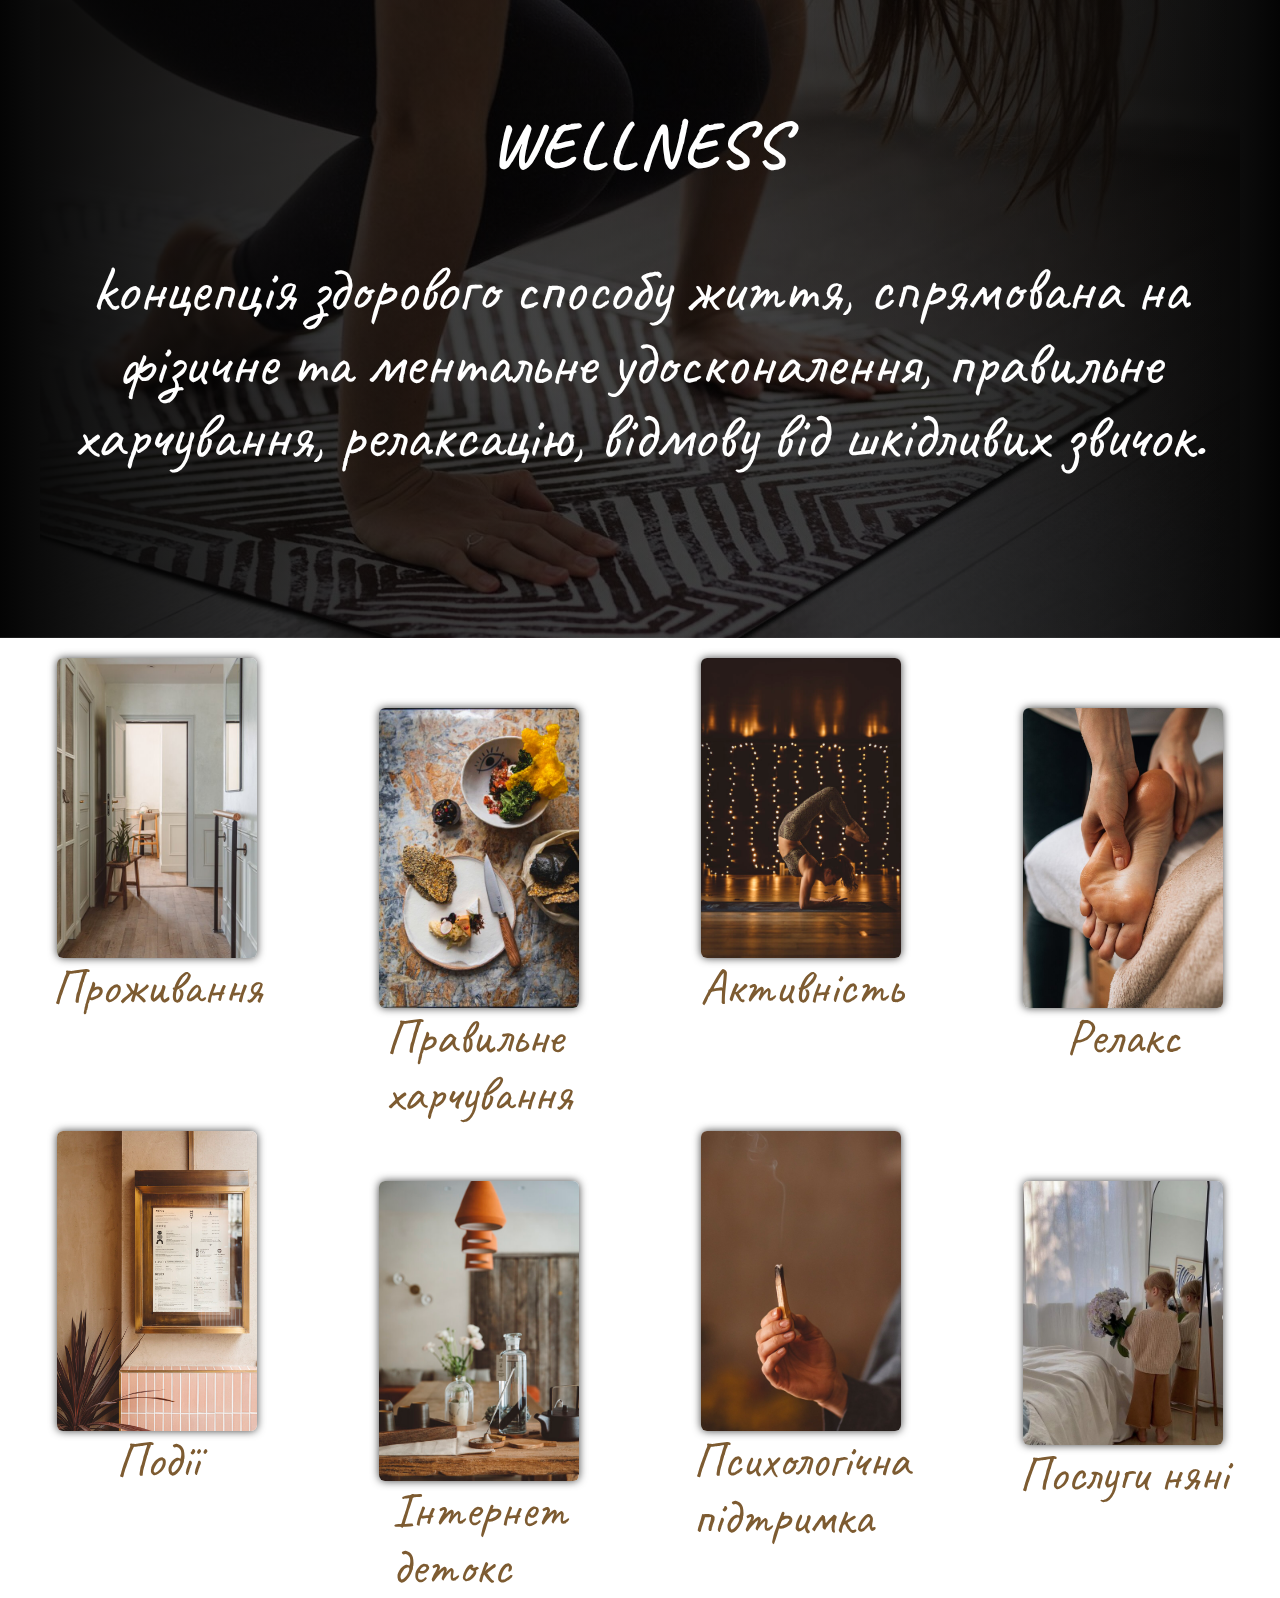
<file: index.html>
<!DOCTYPE html>
<html lang="en">
<head>
    <meta charset="UTF-8">
    <meta http-equiv="X-UA-Compatible" content="IE=edge">
    <meta name="viewport" content="width=device-width, initial-scale=1.0">
    <title>goit-markup-hw-01-Max</title>
    <!-- Стили -->
    <link rel="stylesheet" href="https://cdnjs.cloudflare.com/ajax/libs/modern-normalize/1.1.0/modern-normalize.min.css">
    <link rel="stylesheet" href="./css/main.min.css">
    <!-- Шрифты -->
    <link rel="preconnect" href="https://fonts.googleapis.com">
    <link rel="preconnect" href="https://fonts.gstatic.com" crossorigin>
    <link href="https://fonts.googleapis.com/css2?family=Raleway:wght@700&family=Roboto:wght@400;500;700;900&display=swap"
        rel="stylesheet">
        <link rel="preconnect" href="https://fonts.googleapis.com">
        <link rel="preconnect" href="https://fonts.gstatic.com" crossorigin>
        <link rel="preconnect" href="https://fonts.googleapis.com">
        <link rel="preconnect" href="https://fonts.googleapis.com">
        <link rel="preconnect" href="https://fonts.gstatic.com" crossorigin>
        <link href="https://fonts.googleapis.com/css2?family=Caveat:wght@400;700&display=swap" rel="stylesheet">
</head>

<body>
        <!--Шапка сайта-->
    <header class="header"> 
        <!-- <div class="container "> -->
            <!-- <div class="header__inner">
                <nav class="header__nav">
                    
                    <ul class="nav">
                        <li class="nav__item">
                            
                            <div class="header-line">
                                <a class="nav__link" href="./index.html">Студия</a>
                            </div>
                            
                        </li>
                        <li class="nav__item">
                            <div class="header-line">
                                <a class="nav__link" href="#">Портфолио</a>
                            </div>
                            
                        </li>
                        <li class="nav__item">
                            <div class="header-line">
                                <a class="nav__link " href="#">Контакты</a>
                            </div>
                            
                        </li>
                    </ul>
                </nav>
                <ul class="header__contact">
                    <li>
                        <a class="nav__link  nav__link--color-grey" href="mailto:info@devstudio.com">
                            
                                <svg class="icon--envelope">
                                    <use  href="./images/icon/icons.svg#icon-envelope-hover"></use>
                                </svg> 
                            info@devstudio.com</a>
                        </li>
                    <li>
                        <a class="nav__link nav__link--color-grey" href="tel:+380961111111">
                        
                            <svg class="icon--smartphone">
                                <use  href="./images/icon/icons.svg#icon-smartphone"></use>
                            </svg>   
                        +38 096 111 11 11</a>
                    </li>
                </ul>
            </div> -->
        <!-- </div> -->
    </header>

    
    <!--Основа сайта-->
    <main>
        <!---Первая секция-->       
        <section class="main__section">
            <div class="container ">
                <div class="header__inner">
            </div>
                <h1 class="main__section__title">WELLNESS</h1>
                <!-- <button class="button" type="button"  data-modal-open >Просто кнопка</button> -->
                <p class="conception">kонцепція здорового способу життя, 
                    спрямована на фізичне та ментальне удосконалення, 
                    правильне харчування, релаксацію,
                відмову від шкідливих звичок.</p>             
            </div>  
        </section>
        <div>
            <ul class="list__about">
                <li class="about">
                    <img class="about__img" src="./images/pic1.jpg" alt="img" 
                    width="200"
                    height="400">
                    <a class="about__link" href="./hotel.html">Проживання</a>
                </li>
                <li class="about">
                    <img class="about__img" src="./images/pic3.jpeg" alt="img" 
                    width="200"
                    height="400">
                    <a class="about__link" href="#">Правильне <br> харчування</a>
                </li>
                <li class="about">
                    <img class="about__img" src="./images/pic2.jpeg" alt="img" 
                    width="200"
                    height="400">
                    <a class="about__link" href="#">Активність</a>
                </li>
                <li class="about">
                    <img class="about__img" src="./images/pic8.jpeg" alt="img" 
                    width="200"
                    height="400">
                    <a class="about__link" href="#">Релакс</a>
                </li>
                <li class="about">
                    <img class="about__img" src="./images/pic10.jpeg" alt="img" 
                    width="200"
                    height="400">
                    <a class="about__link" href="#">Події</a>
                </li>
                <li class="about">
                    <img class="about__img" src="./images/pic5.jpeg" alt="img" 
                    width="200"
                    height="400">
                    <a class="about__link" href="#">Інтернет <br> детокс</a>
                </li>
                <li class="about">
                    <img class="about__img" src="./images/pic.jpeg" alt="img" 
                    width="200"
                    height="400">
                    <a class="about__link" href="#">Психологічна <br> підтримка</a>
                </li>
                <li class="about">
                    <img class="about__img" src="./images/pic13.jpg" alt="img" 
                    width="200"
                    height="400">
                    <a class="about__link" href="#">Послуги няні</a>
                </li>
        
            </ul>
        </div>
    </main>
    <footer>

    </footer>
</body>
</html>
</file>
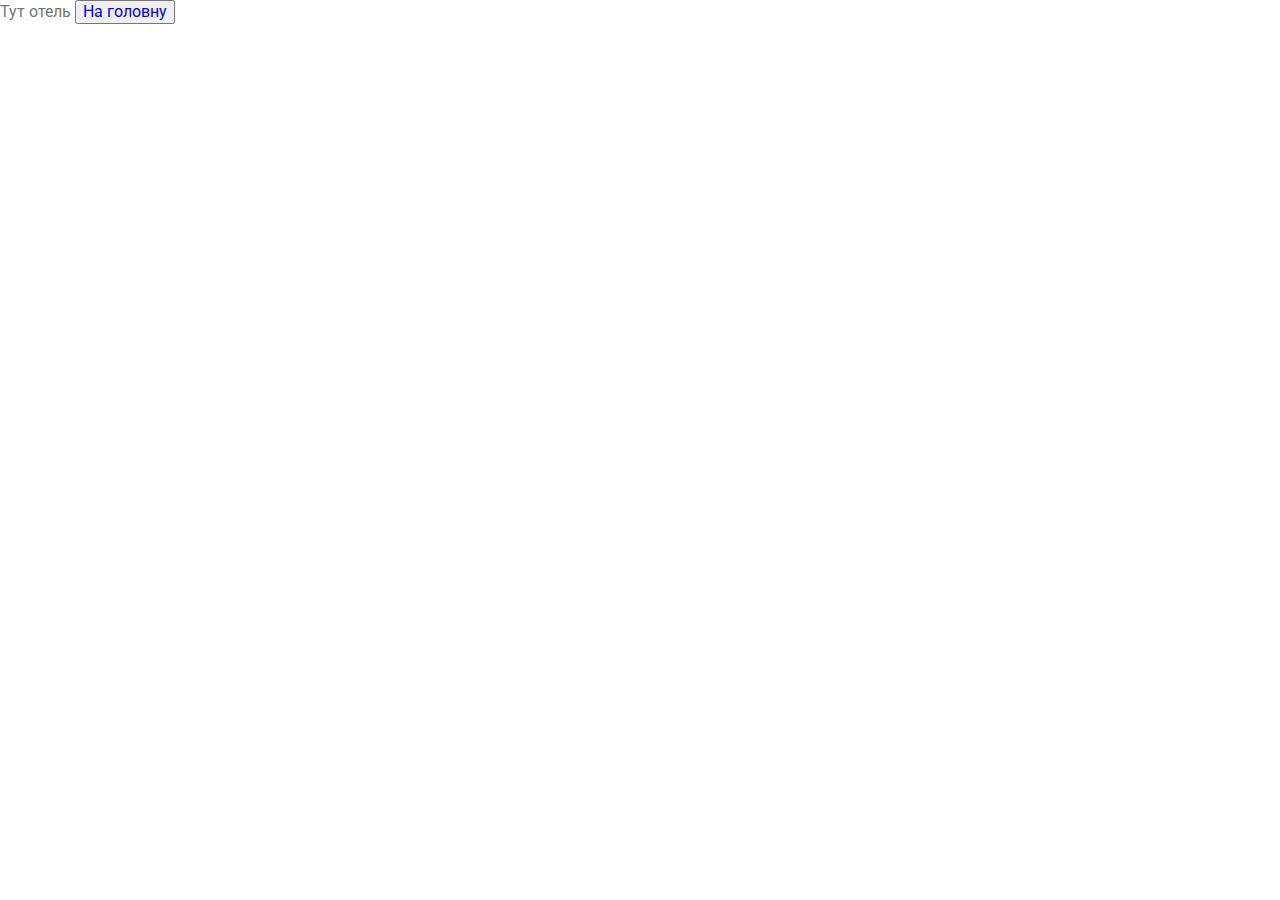
<file: hotel.html>
<!DOCTYPE html>
<html lang="en">
<head>
    <meta charset="UTF-8">
    <meta http-equiv="X-UA-Compatible" content="IE=edge">
    <meta name="viewport" content="width=device-width, initial-scale=1.0">
        <!-- Стили -->
        <link rel="stylesheet" href="https://cdnjs.cloudflare.com/ajax/libs/modern-normalize/1.1.0/modern-normalize.min.css">
        <link rel="stylesheet" href="./css/main.min.css">
        <!-- Шрифты -->
        <link rel="preconnect" href="https://fonts.googleapis.com">
        <link rel="preconnect" href="https://fonts.gstatic.com" crossorigin>
        <link href="https://fonts.googleapis.com/css2?family=Raleway:wght@700&family=Roboto:wght@400;500;700;900&display=swap"
            rel="stylesheet">
        <link rel="preconnect" href="https://fonts.googleapis.com">
        <link rel="preconnect" href="https://fonts.gstatic.com" crossorigin>
        <link rel="preconnect" href="https://fonts.googleapis.com">
        <link rel="preconnect" href="https://fonts.googleapis.com">
        <link rel="preconnect" href="https://fonts.gstatic.com" crossorigin>
        <link href="https://fonts.googleapis.com/css2?family=Caveat:wght@400;700&display=swap" rel="stylesheet">
    <title>Hotel</title>
</head>
<body>
    <div>Тут отель 
        <button>
            <a href="./index.html">На головну</a>
        </button>
    </div>
</body>
</html>
</file>
<file: css/main.min.css>
body{background-color:#fff;color:#757575;font-family:"Roboto",sans-serif;font-style:normal;font-weight:400;margin:auto}.container{max-width:1200px;margin-left:auto;margin-right:auto;padding-left:15px;padding-right:15px}a{text-decoration:none}ul{list-style:none;margin:0;padding:0}img{display:block;max-width:100%;height:auto}.subtitle{font-weight:700;font-size:36px;line-height:1.16;text-align:center;letter-spacing:.03em;color:#212121;margin-bottom:50px;margin-top:0px}.nav__link--color-grey,.header__nav,.header__inner{display:-webkit-box;display:-ms-flexbox;display:flex;-webkit-box-align:center;-ms-flex-align:center;align-items:center}.header{position:absolute;padding-bottom:40px}.header__contact{display:-webkit-box;display:-ms-flexbox;display:flex;-webkit-box-pack:end;-ms-flex-pack:end;justify-content:flex-end;margin:0%;padding:4px 0px;margin-left:auto;gap:50px}.nav{display:-webkit-box;display:-ms-flexbox;display:flex;padding-left:0%;margin:0%}.nav__item{position:relative;margin:4px 25px}.nav__link{color:#fff;font-weight:500;font-size:14px;line-height:1.14;letter-spacing:.02em;-webkit-transition:250ms cubic-bezier(0.4, 0, 0.2, 1);transition:250ms cubic-bezier(0.4, 0, 0.2, 1)}.nav__link:hover,.nav__link:focus,.nav__link:active{color:#2196f3}.nav__link--color-grey{color:#fff}.header-line .nav__link.current::after{position:absolute;content:"";top:44px;left:0;width:100%;height:4px;background-color:#2196f3;border-radius:2px}.icon--smartphone,.icon--envelope{margin-right:10px;fill:currentColor}.icon--envelope{max-width:16px;height:12px}.icon--smartphone{max-width:10px;height:16px}.logo{color:#2196f3;font-family:"Raleway";font-size:26px;margin-right:92px;-webkit-transition:250ms cubic-bezier(0.4, 0, 0.2, 1);transition:250ms cubic-bezier(0.4, 0, 0.2, 1)}.logo .black--text:hover,.logo .black--text:focus,.logo .black--text:active{color:#2196f3}.black--text{color:#212121;-webkit-transition:250ms cubic-bezier(0.4, 0, 0.2, 1);transition:250ms cubic-bezier(0.4, 0, 0.2, 1)}.footer__logo{margin-right:88px}.footer__logo .white--text:hover,.footer__logo .white--text:focus,.footer__logo .white--text:active{color:#2196f3}.white--text{color:#fff;-webkit-transition:250ms cubic-bezier(0.4, 0, 0.2, 1);transition:250ms cubic-bezier(0.4, 0, 0.2, 1)}.main__section{width:100%;max-height:100%;padding-top:30px;padding-bottom:100px;text-align:center;background-image:-webkit-gradient(linear, left top, right top, from(rgb(4, 4, 4)), to(rgba(86, 181, 184, 0))),-webkit-gradient(linear, right top, left top, from(rgb(4, 4, 4)), to(rgba(86, 181, 184, 0))),url("./../images/main-img.jpg");background-image:linear-gradient(90deg, rgb(4, 4, 4), rgba(86, 181, 184, 0)),linear-gradient(270deg, rgb(4, 4, 4), rgba(86, 181, 184, 0)),url("./../images/main-img.jpg");-o-object-fit:cover;object-fit:cover;background-repeat:no-repeat;background-position:center}.main__section__title{color:#fff;font-family:"Caveat",cursive;max-width:696px;font-weight:bold;font-size:64px;line-height:1.36;letter-spacing:.06em;text-transform:uppercase;margin:72px auto 30px}.conception{font-family:"Caveat",cursive;color:#fff;font-weight:400;font-size:64px}.list__about{margin-top:20px;display:grid;grid-template-columns:repeat(4, 1fr);gap:8px}.about__img{border-radius:6px;-webkit-box-shadow:0px 0px 9px 0px rgba(0,0,0,.75);box-shadow:0px 0px 9px 0px rgba(0,0,0,.75)}.about{display:-webkit-box;display:-ms-flexbox;display:flex;-webkit-box-orient:vertical;-webkit-box-direction:normal;-ms-flex-direction:column;flex-direction:column;-webkit-box-align:center;-ms-flex-align:center;align-items:center}.about:nth-child(even){margin-top:50px}.about__link{font-family:"Caveat",cursive;font-size:50px;cursor:pointer;color:#7d5b31}.about__link:hover{color:#000}.button{background-color:rgba(235,61,73,.8);color:#fff;width:200px;height:50px;font-weight:700;line-height:1.8;font-size:16px;letter-spacing:.06em;border:#2196f3;border-radius:4px;text-align:center;-webkit-transition:250ms cubic-bezier(0.4, 0, 0.2, 1);transition:250ms cubic-bezier(0.4, 0, 0.2, 1)}.button:hover,.button:focus,.button:active{background-color:#2196f3;color:#212121;cursor:pointer;opacity:.7}/*# sourceMappingURL=main.min.css.map */
</file>
